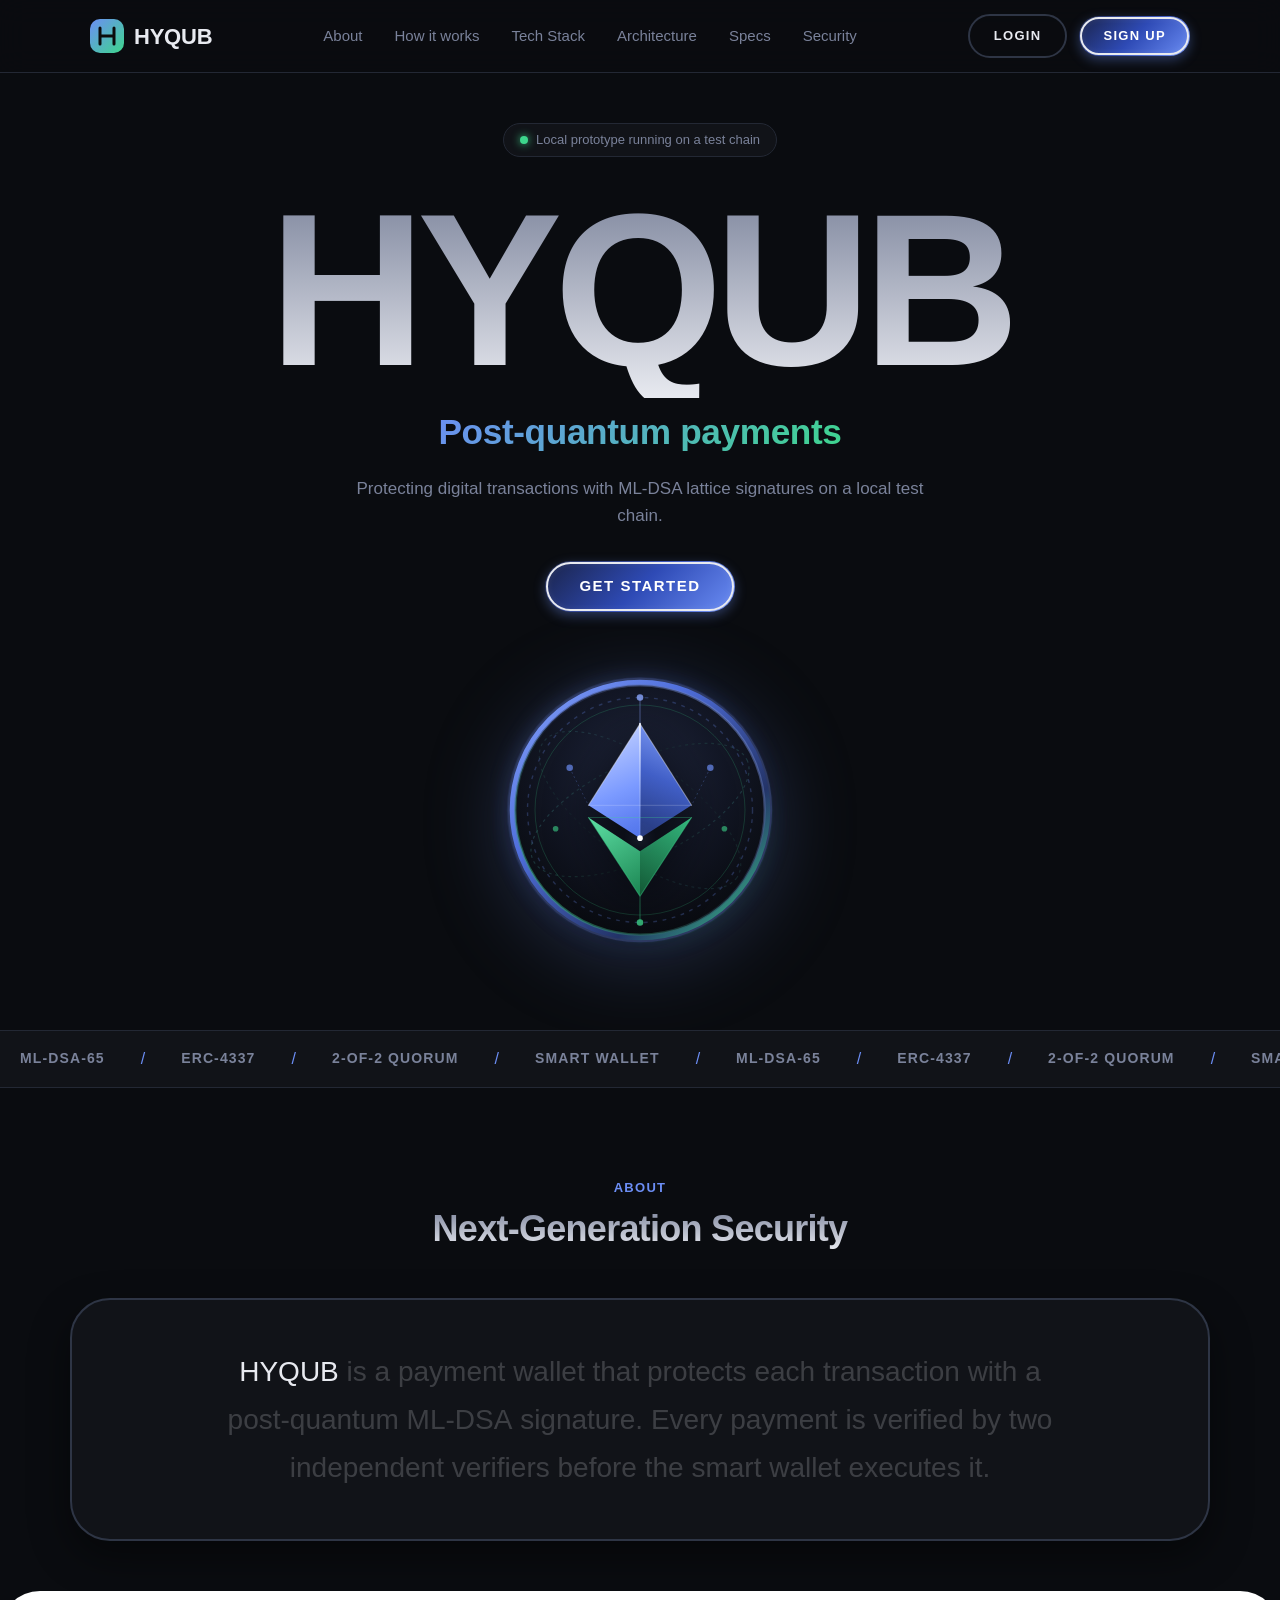
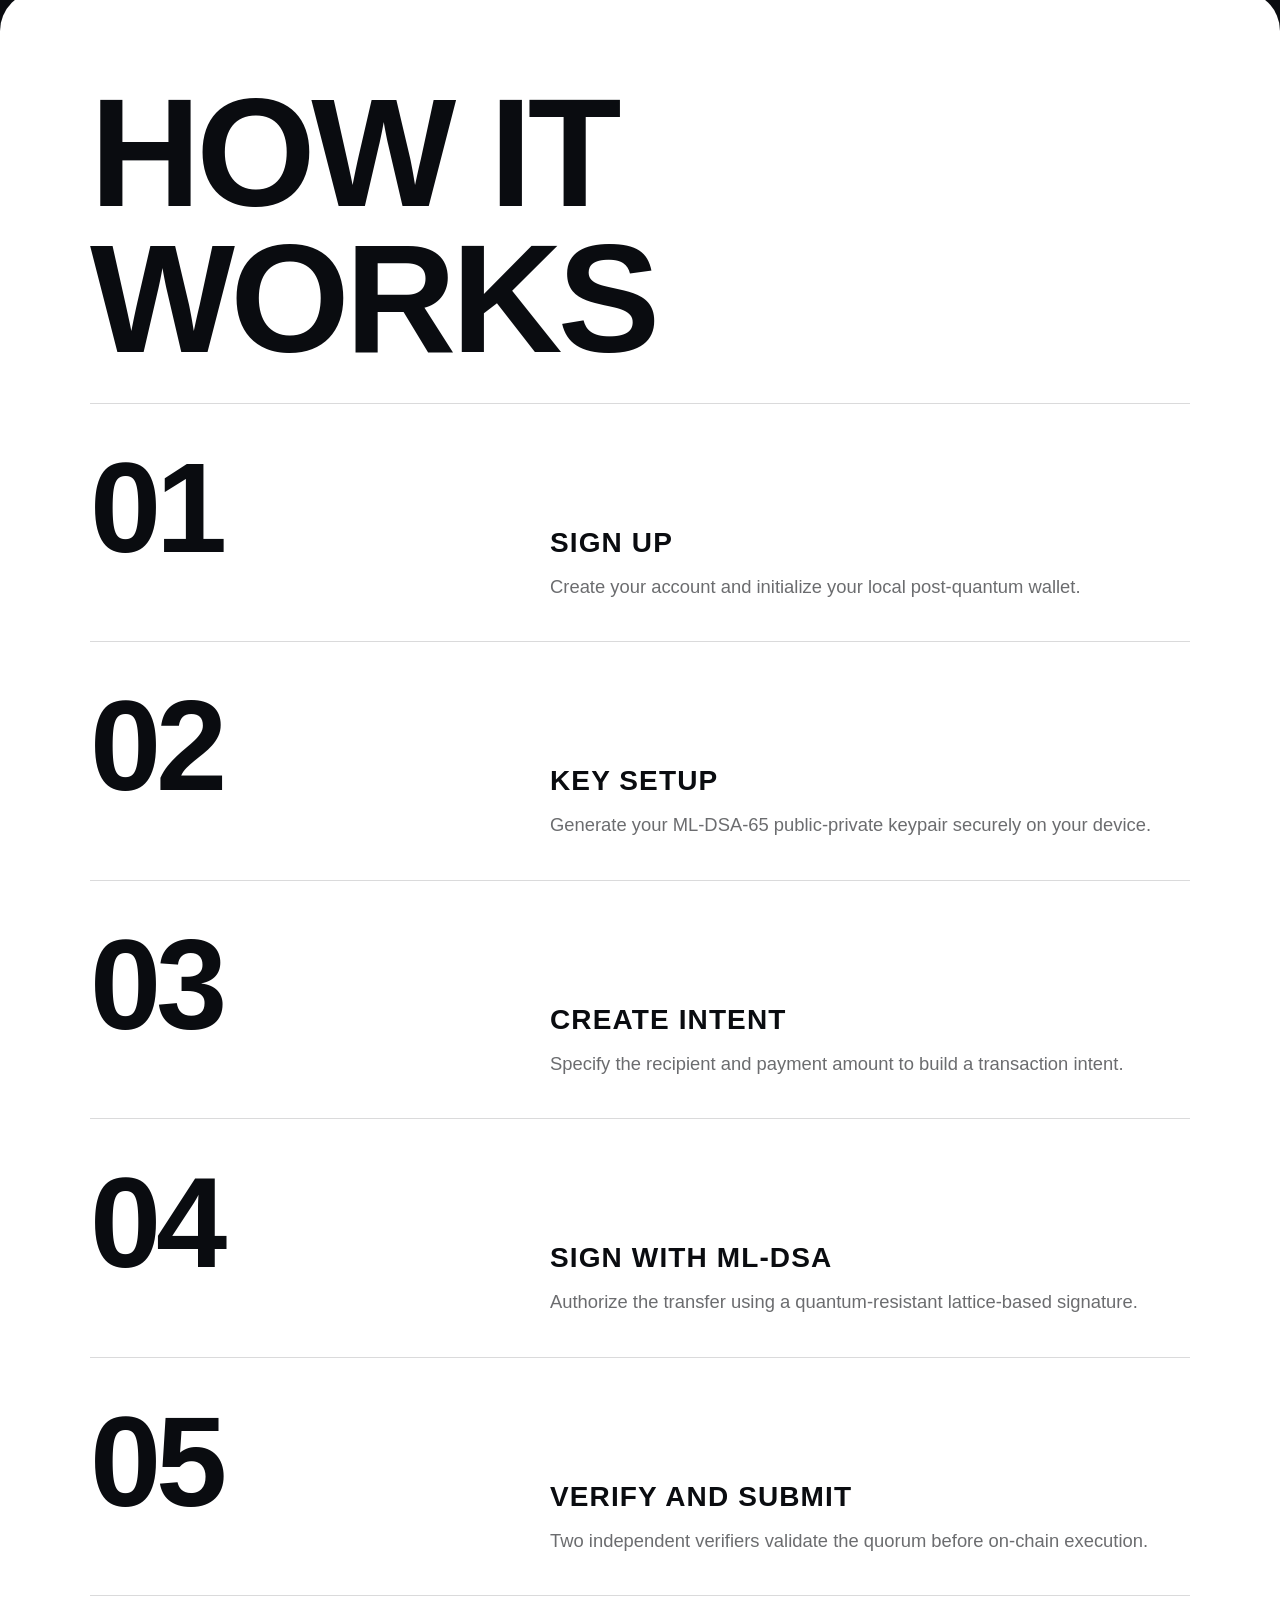
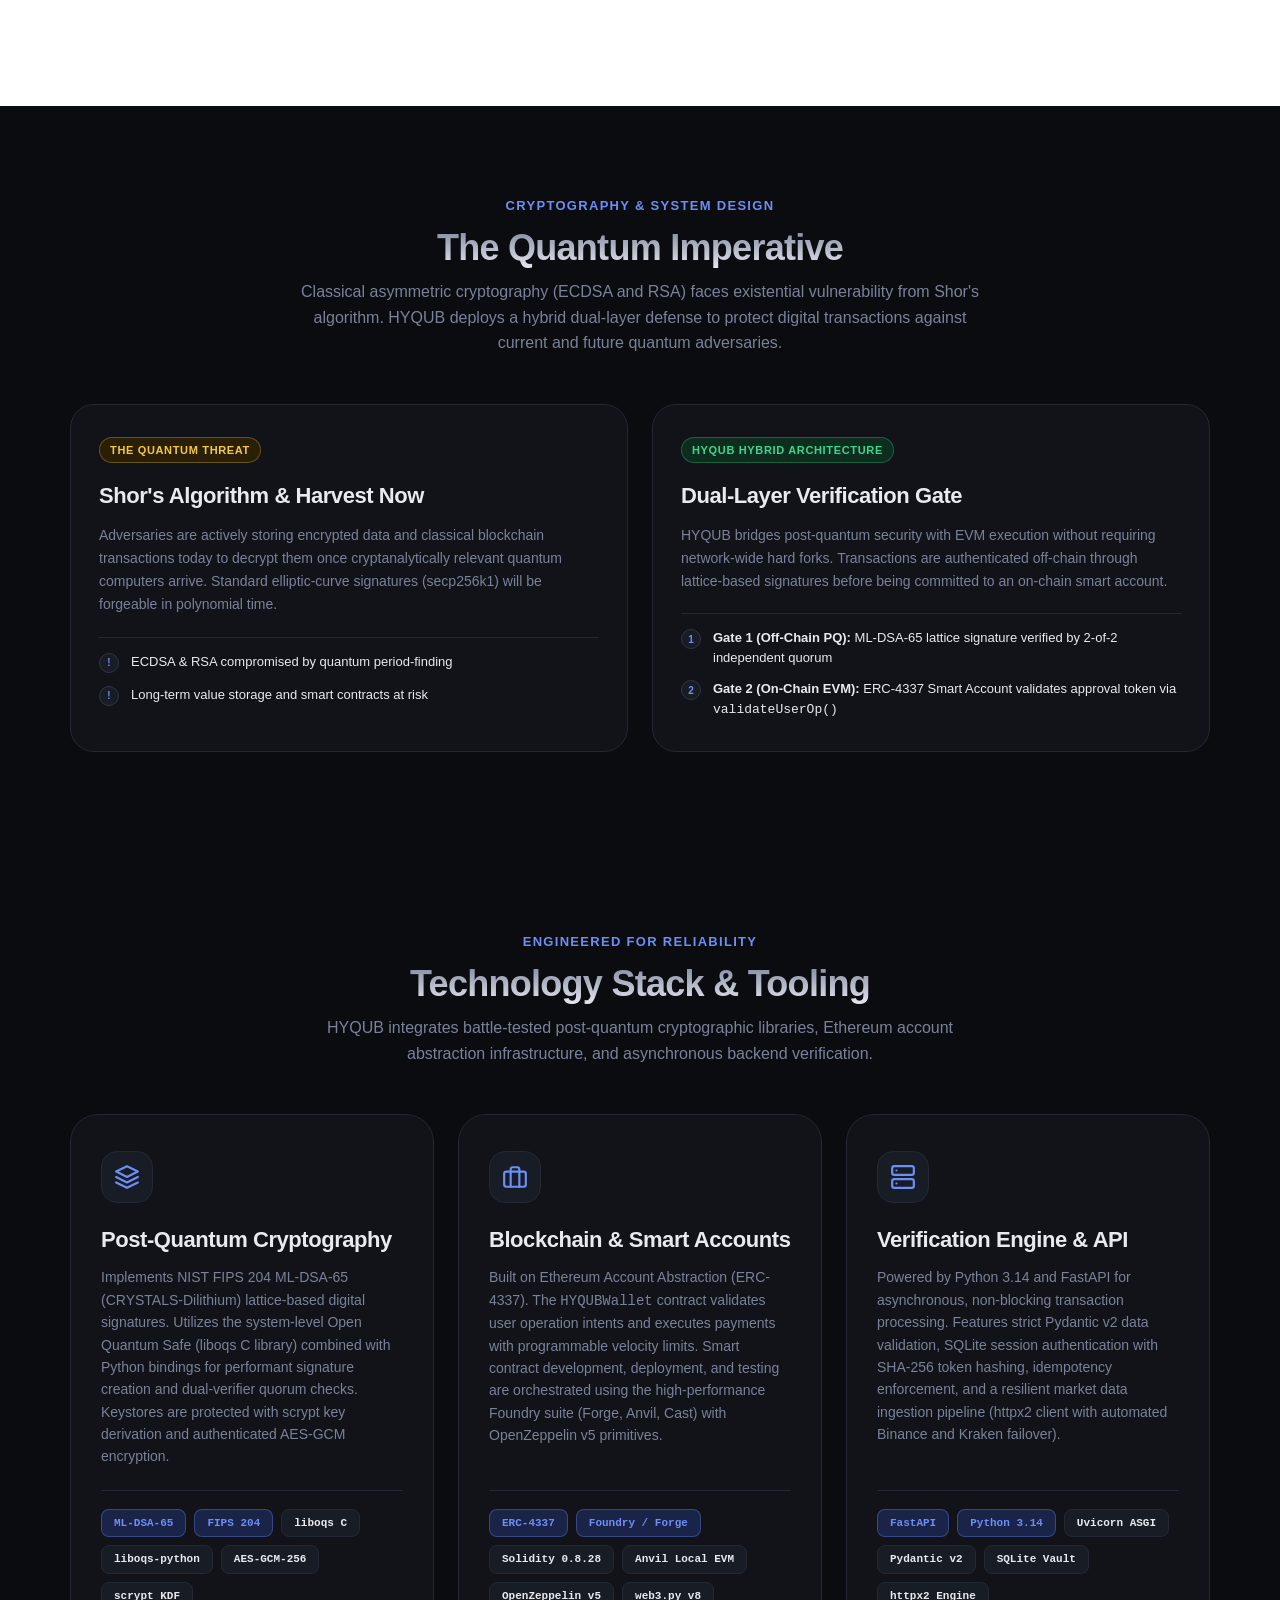
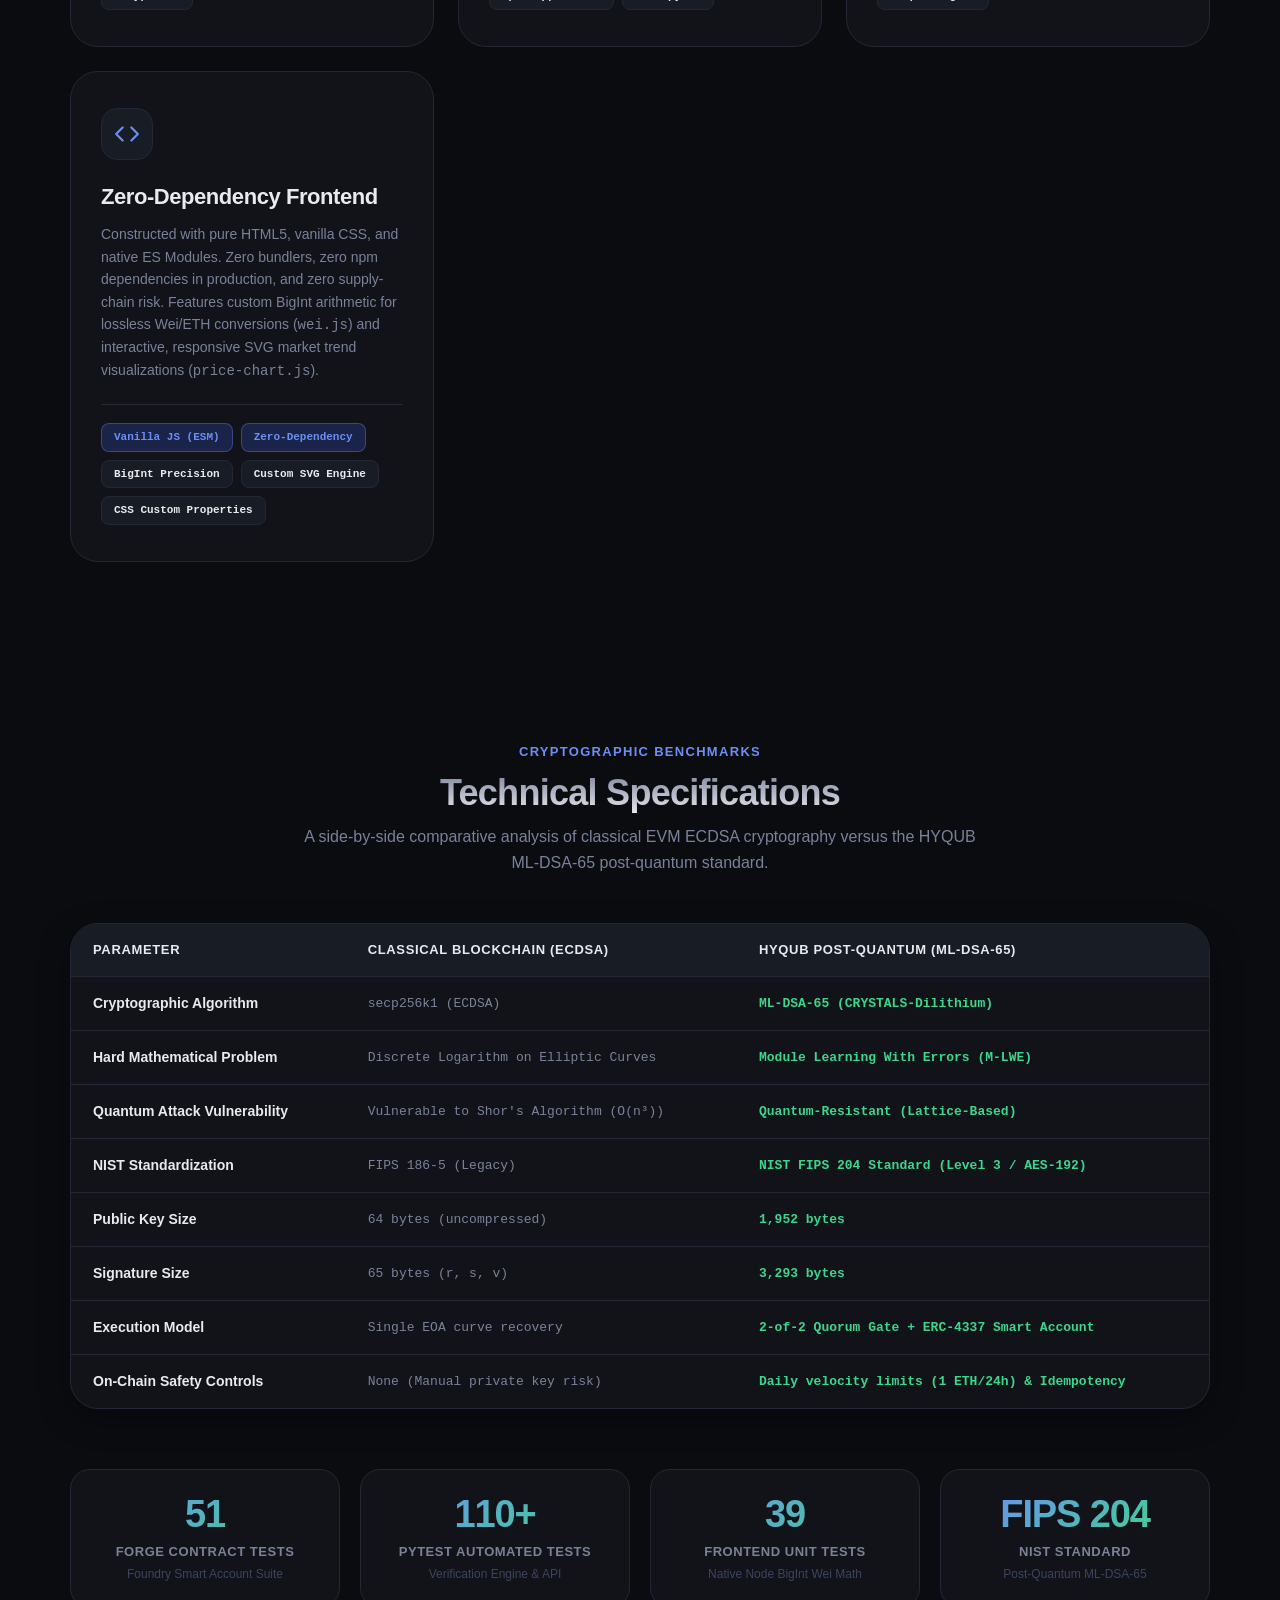
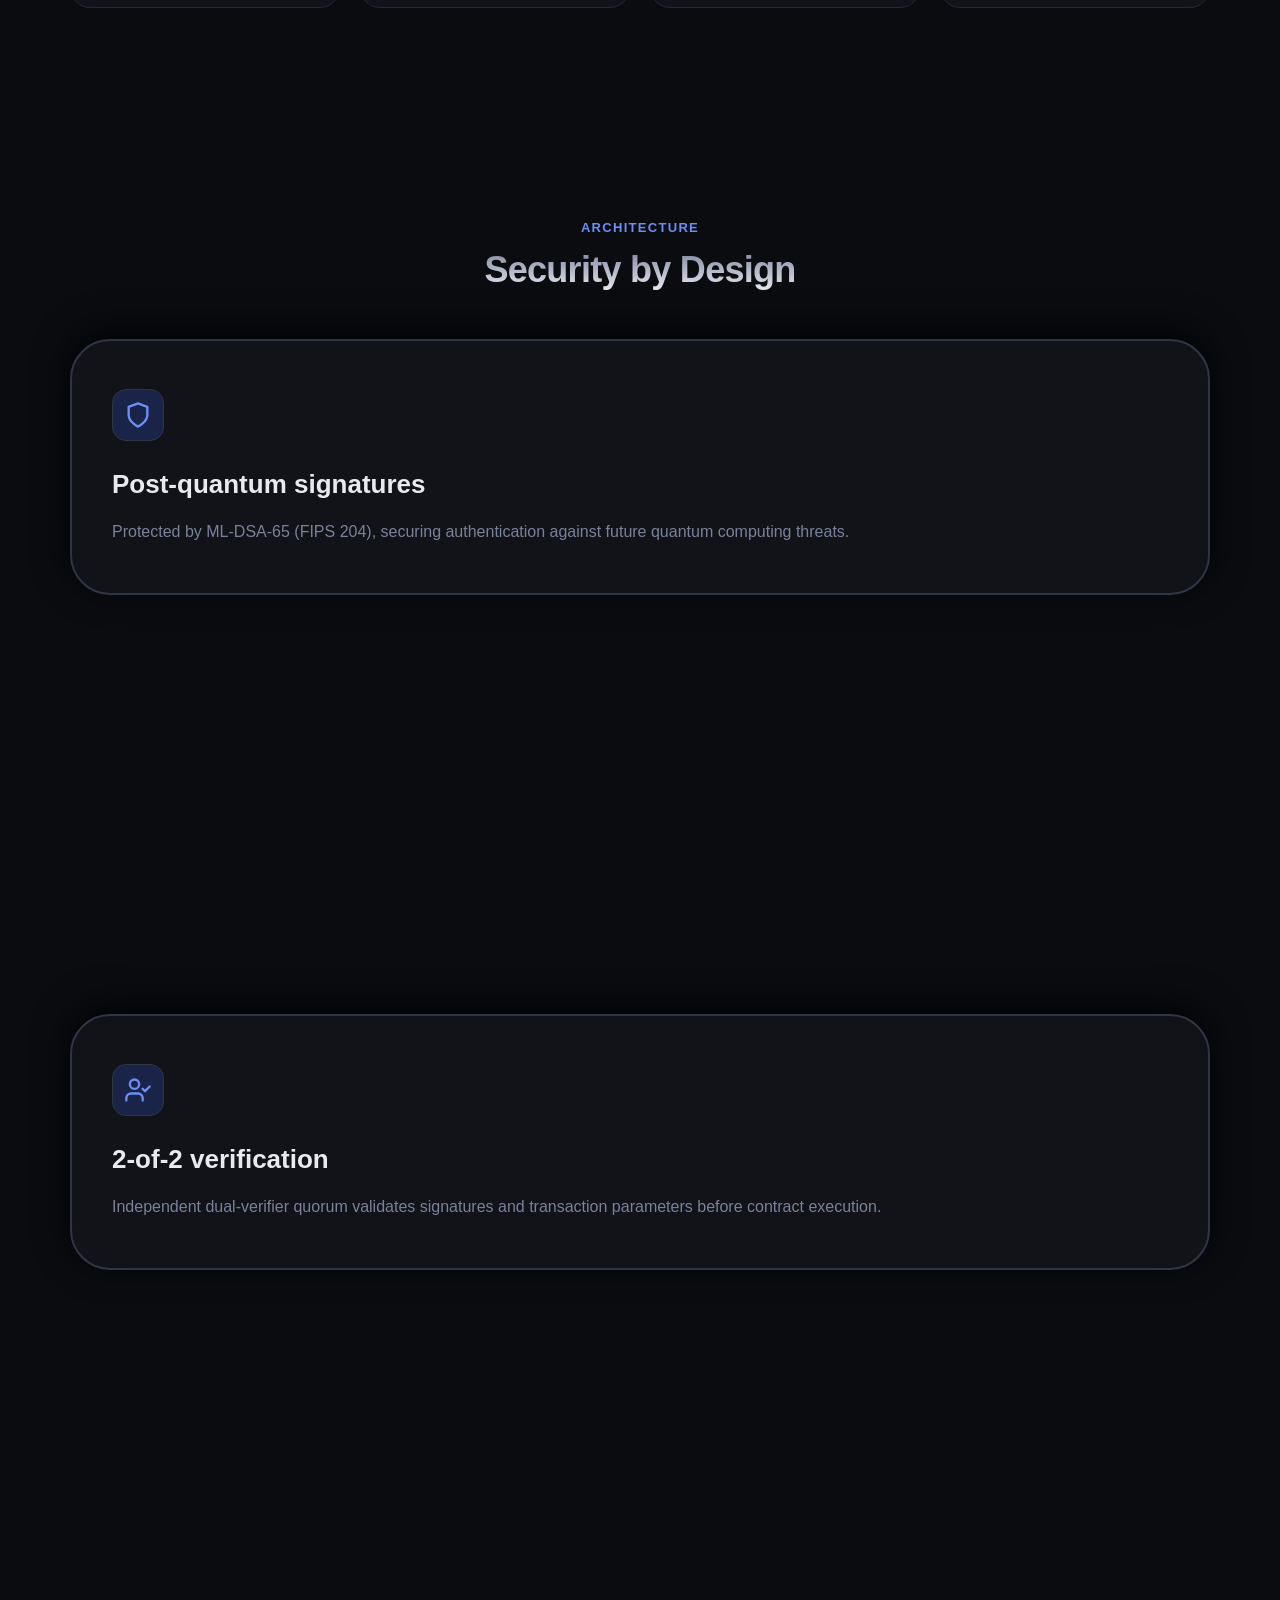
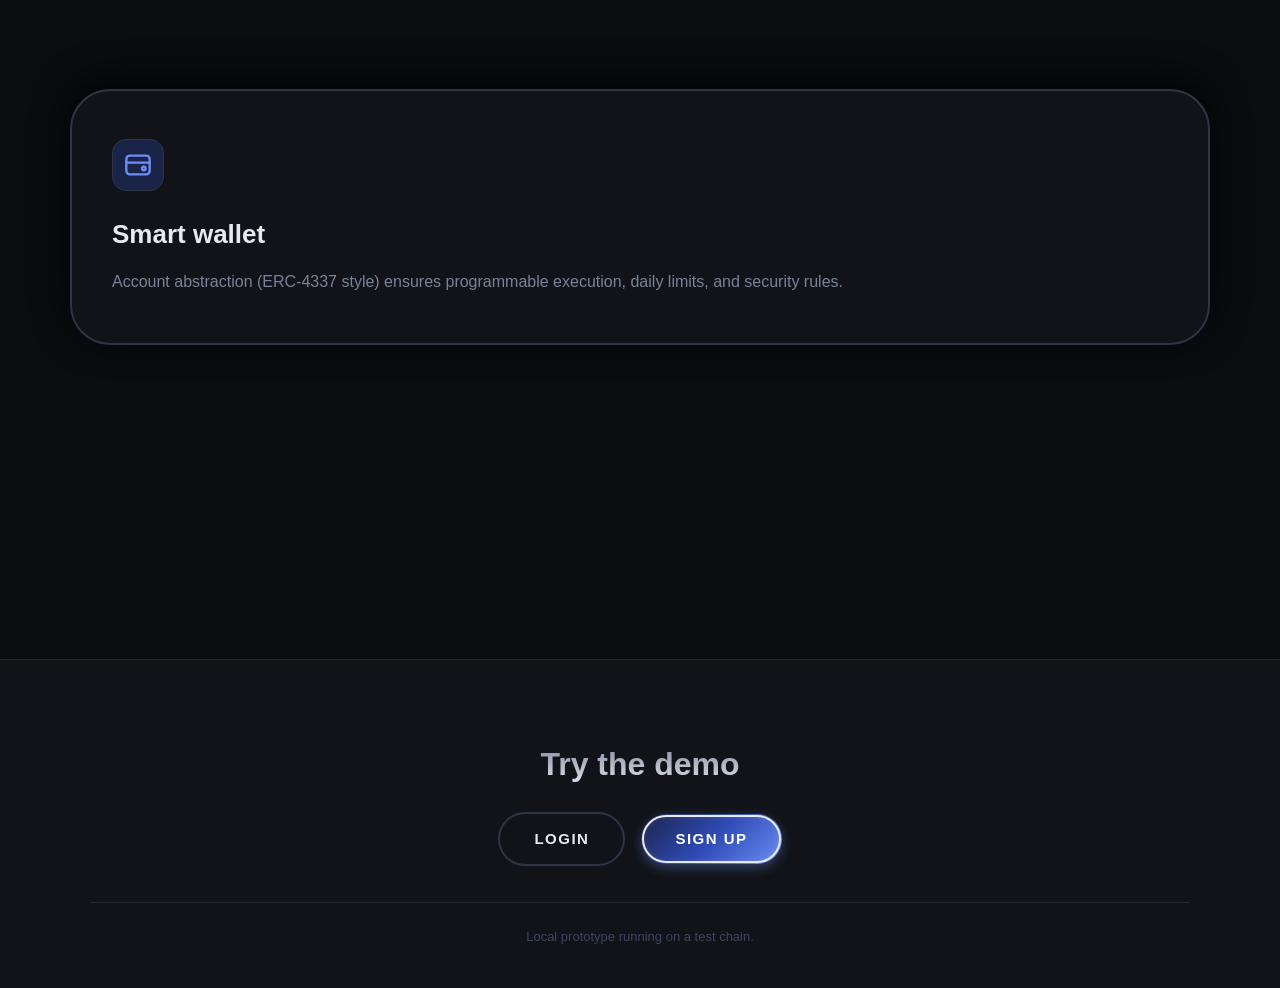
<file: frontend/landing.html>
<!DOCTYPE html>
<html lang="en">
<head>
  <meta charset="UTF-8">
  <meta name="viewport" content="width=device-width, initial-scale=1.0">
  <title>HYQUB — Post-Quantum Payment Wallet</title>
  <meta name="description" content="HYQUB is a payment wallet that protects each transaction with a post-quantum ML-DSA signature and 2-of-2 quorum verification.">
  <link rel="preconnect" href="https://fonts.googleapis.com">
  <link rel="preconnect" href="https://fonts.gstatic.com" crossorigin>
  <link href="https://fonts.googleapis.com/css2?family=Kanit:wght@300;400;500;600;700;800;900&display=swap" rel="stylesheet">
  <link rel="stylesheet" href="css/landing.css">
</head>
<body>

  <!-- Navigation Bar -->
  <header class="site-header">
    <div class="header-inner container">
      <a href="#" class="brand" aria-label="HYQUB Home">
        <svg class="brand-logo" width="34" height="34" viewBox="0 0 34 34" fill="none" aria-hidden="true">
          <rect width="34" height="34" rx="10" fill="url(#brand-grad)" />
          <path d="M10 9v16M24 9v16M10 17h14" stroke="#0C0C0C" stroke-width="3" stroke-linecap="round" />
          <defs>
            <linearGradient id="brand-grad" x1="0" y1="0" x2="34" y2="34" gradientUnits="userSpaceOnUse">
              <stop stop-color="#8B5CF6"/>
              <stop offset="1" stop-color="#F97316"/>
            </linearGradient>
          </defs>
        </svg>
        <span class="brand-name">HYQUB</span>
      </a>

      <nav class="nav-desktop" aria-label="Main Navigation">
        <ul class="nav-links">
          <li><a href="#about" class="nav-link">About</a></li>
          <li><a href="#how-it-works" class="nav-link">How it works</a></li>
          <li><a href="#tech-stack" class="nav-link">Tech Stack</a></li>
          <li><a href="#architecture" class="nav-link">Architecture</a></li>
          <li><a href="#specs" class="nav-link">Specs</a></li>
          <li><a href="#security" class="nav-link">Security</a></li>
        </ul>
      </nav>

      <div class="nav-actions">
        <a href="./index.html" class="btn btn-outline">Login</a>
        <a href="./index.html" class="btn btn-gradient">Sign up</a>
        <button id="mobile-toggle" class="btn-menu" type="button" aria-expanded="false" aria-controls="mobile-nav" aria-label="Toggle navigation menu">
          <svg width="22" height="22" viewBox="0 0 24 24" fill="none" stroke="currentColor" stroke-width="2" stroke-linecap="round" aria-hidden="true">
            <line x1="3" y1="6" x2="21" y2="6"/>
            <line x1="3" y1="12" x2="21" y2="12"/>
            <line x1="3" y1="18" x2="21" y2="18"/>
          </svg>
        </button>
      </div>
    </div>

    <!-- Mobile Nav Drawer -->
    <nav id="mobile-nav" class="mobile-nav" hidden aria-label="Mobile Navigation">
      <ul class="mobile-links">
        <li><a href="#about" class="mobile-link">About</a></li>
        <li><a href="#how-it-works" class="mobile-link">How it works</a></li>
        <li><a href="#tech-stack" class="mobile-link">Tech Stack</a></li>
        <li><a href="#architecture" class="mobile-link">Architecture</a></li>
        <li><a href="#specs" class="mobile-link">Specs</a></li>
        <li><a href="#security" class="mobile-link">Security</a></li>
      </ul>
      <div class="mobile-actions">
        <a href="./index.html" class="btn btn-outline btn-block">Login</a>
        <a href="./index.html" class="btn btn-gradient btn-block">Sign up</a>
      </div>
    </nav>
  </header>

  <main>
    <!-- 1. Hero Section -->
    <section class="hero container">
      <div class="hero-content">
        <div class="hero-pill-badge animate-on-scroll">
          <span class="hero-pill-dot" aria-hidden="true"></span>
          <span>Local prototype running on a test chain</span>
        </div>

        <div class="hero-title-wrap">
          <h1 class="hero-title animate-on-scroll">HYQUB</h1>
        </div>
        <p class="hero-tagline animate-on-scroll">Post-quantum payments</p>
        <p class="hero-subtext animate-on-scroll">
          Protecting digital transactions with ML-DSA lattice signatures on a local test chain.
        </p>

        <div class="hero-cta animate-on-scroll">
          <a href="./index.html" class="btn btn-gradient btn-lg">Get Started</a>
        </div>

        <!-- 5. Magnet Effect Container on Hero Ethereum Coin Art -->
        <div class="hero-art-wrapper animate-on-scroll" id="shield-magnet-area">
          <div class="hero-shield-magnet" id="shield-magnet">
            <svg class="hero-shield-svg hero-coin-svg" viewBox="0 0 320 320" fill="none" xmlns="http://www.w3.org/2000/svg" role="img" aria-label="Ethereum Post-Quantum Coin">
              <defs>
                <!-- Outer Glow Filter -->
                <filter id="coin-glow" x="-25%" y="-25%" width="150%" height="150%">
                  <feGaussianBlur stdDeviation="12" result="blur" />
                  <feComposite in="SourceGraphic" in2="blur" operator="over" />
                </filter>

                <!-- Coin Radial Gradient (Background Face) -->
                <radialGradient id="coin-face-grad" cx="50%" cy="35%" r="65%">
                  <stop offset="0%" stop-color="#1f263d" />
                  <stop offset="55%" stop-color="#121624" />
                  <stop offset="100%" stop-color="#090b10" />
                </radialGradient>

                <!-- Outer Rim Metallic Gradient -->
                <linearGradient id="coin-rim-grad" x1="0%" y1="0%" x2="100%" y2="100%">
                  <stop offset="0%" stop-color="#8ba8ff" />
                  <stop offset="35%" stop-color="#4f6edb" />
                  <stop offset="70%" stop-color="#243468" />
                  <stop offset="100%" stop-color="#3dd68c" />
                </linearGradient>

                <!-- Bevel Ring Gradient -->
                <linearGradient id="coin-bevel" x1="100%" y1="0%" x2="0%" y2="100%">
                  <stop offset="0%" stop-color="rgba(139, 168, 255, 0.6)" />
                  <stop offset="50%" stop-color="rgba(35, 42, 69, 0.4)" />
                  <stop offset="100%" stop-color="rgba(61, 214, 140, 0.6)" />
                </linearGradient>

                <!-- ETH Diamond Top Left Facet (Highlight) -->
                <linearGradient id="eth-top-left" x1="105" y1="68" x2="160" y2="190" gradientUnits="userSpaceOnUse">
                  <stop offset="0%" stop-color="#d0dbff" />
                  <stop offset="60%" stop-color="#7b9aff" />
                  <stop offset="100%" stop-color="#4e71ea" />
                </linearGradient>

                <!-- ETH Diamond Top Right Facet (Shaded) -->
                <linearGradient id="eth-top-right" x1="215" y1="68" x2="160" y2="190" gradientUnits="userSpaceOnUse">
                  <stop offset="0%" stop-color="#8ba8ff" />
                  <stop offset="50%" stop-color="#415fc7" />
                  <stop offset="100%" stop-color="#233575" />
                </linearGradient>

                <!-- ETH Diamond Top Center Ridge/Crease -->
                <linearGradient id="eth-top-center" x1="160" y1="68" x2="160" y2="190" gradientUnits="userSpaceOnUse">
                  <stop offset="0%" stop-color="#eef2ff" stop-opacity="0.9" />
                  <stop offset="100%" stop-color="#6c8ef5" stop-opacity="0.3" />
                </linearGradient>

                <!-- ETH Diamond Bottom Left Facet -->
                <linearGradient id="eth-bot-left" x1="105" y1="168" x2="160" y2="252" gradientUnits="userSpaceOnUse">
                  <stop offset="0%" stop-color="#5ee0a5" />
                  <stop offset="100%" stop-color="#1b8552" />
                </linearGradient>

                <!-- ETH Diamond Bottom Right Facet -->
                <linearGradient id="eth-bot-right" x1="215" y1="168" x2="160" y2="252" gradientUnits="userSpaceOnUse">
                  <stop offset="0%" stop-color="#34b87e" />
                  <stop offset="100%" stop-color="#125734" />
                </linearGradient>

                <!-- Quantum Orbit Glow -->
                <linearGradient id="quantum-ring" x1="0" y1="0" x2="320" y2="320" gradientUnits="userSpaceOnUse">
                  <stop offset="0%" stop-color="#6c8ef5" stop-opacity="0.8" />
                  <stop offset="50%" stop-color="#3dd68c" stop-opacity="0.1" />
                  <stop offset="100%" stop-color="#6c8ef5" stop-opacity="0.7" />
                </linearGradient>
              </defs>

              <!-- Ambient Outer Glow -->
              <circle cx="160" cy="160" r="142" fill="url(#coin-rim-grad)" opacity="0.2" filter="url(#coin-glow)" />

              <!-- Coin Medallion Base (Outer Rim) -->
              <circle cx="160" cy="160" r="140" fill="url(#coin-rim-grad)" stroke="#2e3a62" stroke-width="2" />
              <circle cx="160" cy="160" r="133" fill="url(#coin-face-grad)" stroke="url(#coin-bevel)" stroke-width="2.5" />

              <!-- Coin Inner Concentric Grooves / Cryptographic Circuit Ring -->
              <circle cx="160" cy="160" r="120" stroke="rgba(108, 142, 245, 0.25)" stroke-width="1.5" stroke-dasharray="4 6" />
              <circle cx="160" cy="160" r="112" stroke="rgba(61, 214, 140, 0.2)" stroke-width="1" />

              <!-- Quantum Lattice / Orbital Coordinate Nodes -->
              <g class="shield-pulse">
                <!-- Orbital elliptical rings -->
                <ellipse cx="160" cy="160" rx="126" ry="52" stroke="url(#quantum-ring)" stroke-width="1.2" stroke-dasharray="3 4" transform="rotate(-25 160 160)" opacity="0.6" />
                <ellipse cx="160" cy="160" rx="126" ry="52" stroke="url(#quantum-ring)" stroke-width="1.2" stroke-dasharray="3 4" transform="rotate(35 160 160)" opacity="0.4" />

                <!-- Lattice Nodes around the Coin -->
                <circle cx="85" cy="115" r="3.5" fill="#6c8ef5" opacity="0.7" />
                <circle cx="235" cy="115" r="3.5" fill="#6c8ef5" opacity="0.7" />
                <circle cx="70" cy="180" r="3" fill="#3dd68c" opacity="0.6" />
                <circle cx="250" cy="180" r="3" fill="#3dd68c" opacity="0.6" />
                <circle cx="160" cy="40" r="3.5" fill="#8ba8ff" opacity="0.8" />
                <circle cx="160" cy="280" r="3.5" fill="#3dd68c" opacity="0.8" />

                <!-- Connecting Quantum Filaments -->
                <line x1="85" y1="115" x2="105" y2="155" stroke="rgba(108, 142, 245, 0.3)" stroke-width="1" stroke-dasharray="2 3" />
                <line x1="235" y1="115" x2="215" y2="155" stroke="rgba(108, 142, 245, 0.3)" stroke-width="1" stroke-dasharray="2 3" />
                <line x1="160" y1="40" x2="160" y2="68" stroke="rgba(139, 168, 255, 0.4)" stroke-width="1.2" />
                <line x1="160" y1="280" x2="160" y2="252" stroke="rgba(61, 214, 140, 0.4)" stroke-width="1.2" />
              </g>

              <!-- THE ETHEREUM DIAMOND (OCTAHEDRON) -->
              <g class="eth-diamond" filter="drop-shadow(0 8px 24px rgba(0, 0, 0, 0.7))">
                <!-- Top Pyramid: Left Facet -->
                <path d="M160 68 L105 155 L160 190 Z" fill="url(#eth-top-left)" />

                <!-- Top Pyramid: Right Facet -->
                <path d="M160 68 L215 155 L160 190 Z" fill="url(#eth-top-right)" />

                <!-- Top Specular Center Ridge Highlight -->
                <path d="M160 68 L160 190" stroke="url(#eth-top-center)" stroke-width="2" stroke-linecap="round" />

                <!-- Bottom Pyramid: Left Facet -->
                <path d="M160 204 L105 168 L160 252 Z" fill="url(#eth-bot-left)" />

                <!-- Bottom Pyramid: Right Facet -->
                <path d="M160 204 L215 168 L160 252 Z" fill="url(#eth-bot-right)" />

                <!-- Center Gap Glow / Horizontal Crease -->
                <line x1="105" y1="155" x2="215" y2="155" stroke="rgba(255, 255, 255, 0.2)" stroke-width="1" />
                <line x1="105" y1="168" x2="215" y2="168" stroke="rgba(61, 214, 140, 0.3)" stroke-width="1" />

                <!-- Diamond Edge Specular Accents -->
                <path d="M160 68 L105 155 M160 68 L215 155" stroke="rgba(255, 255, 255, 0.4)" stroke-width="1.2" stroke-linecap="round" />
                <path d="M105 168 L160 252 M215 168 L160 252" stroke="rgba(61, 214, 140, 0.45)" stroke-width="1.2" stroke-linecap="round" />
              </g>

              <!-- Center Core Quantum Spark -->
              <circle cx="160" cy="190" r="3" fill="#ffffff" filter="drop-shadow(0 0 8px #8ba8ff)" />
            </svg>
          </div>
        </div>
      </div>
    </section>

    <!-- Ticker Section -->
    <section class="ticker-section" aria-label="Feature Ticker">
      <div class="ticker-track">
        <span class="ticker-item">ML-DSA-65</span>
        <span class="ticker-separator" aria-hidden="true">/</span>
        <span class="ticker-item">ERC-4337</span>
        <span class="ticker-separator" aria-hidden="true">/</span>
        <span class="ticker-item">2-of-2 Quorum</span>
        <span class="ticker-separator" aria-hidden="true">/</span>
        <span class="ticker-item">Smart Wallet</span>
        <span class="ticker-separator" aria-hidden="true">/</span>
        <span class="ticker-item">ML-DSA-65</span>
        <span class="ticker-separator" aria-hidden="true">/</span>
        <span class="ticker-item">ERC-4337</span>
        <span class="ticker-separator" aria-hidden="true">/</span>
        <span class="ticker-item">2-of-2 Quorum</span>
        <span class="ticker-separator" aria-hidden="true">/</span>
        <span class="ticker-item">Smart Wallet</span>
        <span class="ticker-separator" aria-hidden="true">/</span>
        <span class="ticker-item">ML-DSA-65</span>
        <span class="ticker-separator" aria-hidden="true">/</span>
        <span class="ticker-item">ERC-4337</span>
        <span class="ticker-separator" aria-hidden="true">/</span>
        <span class="ticker-item">2-of-2 Quorum</span>
        <span class="ticker-separator" aria-hidden="true">/</span>
        <span class="ticker-item">Smart Wallet</span>
        <span class="ticker-separator" aria-hidden="true">/</span>
        <span class="ticker-item">ML-DSA-65</span>
        <span class="ticker-separator" aria-hidden="true">/</span>
        <span class="ticker-item">ERC-4337</span>
        <span class="ticker-separator" aria-hidden="true">/</span>
        <span class="ticker-item">2-of-2 Quorum</span>
        <span class="ticker-separator" aria-hidden="true">/</span>
        <span class="ticker-item">Smart Wallet</span>
      </div>
    </section>

    <!-- 3. About Section with Progressive Word Scroll Reveal -->
    <section id="about" class="section container">
      <div class="section-header animate-on-scroll">
        <div class="section-label">About</div>
        <h2 class="section-title">Next-Generation Security</h2>
      </div>

      <div class="about-card animate-on-scroll">
        <p id="about-text" class="about-text">
          <span class="word">HYQUB</span>
          <span class="word">is</span>
          <span class="word">a</span>
          <span class="word">payment</span>
          <span class="word">wallet</span>
          <span class="word">that</span>
          <span class="word">protects</span>
          <span class="word">each</span>
          <span class="word">transaction</span>
          <span class="word">with</span>
          <span class="word">a</span>
          <span class="word">post-quantum</span>
          <span class="word">ML-DSA</span>
          <span class="word">signature.</span>
          <span class="word">Every</span>
          <span class="word">payment</span>
          <span class="word">is</span>
          <span class="word">verified</span>
          <span class="word">by</span>
          <span class="word">two</span>
          <span class="word">independent</span>
          <span class="word">verifiers</span>
          <span class="word">before</span>
          <span class="word">the</span>
          <span class="word">smart</span>
          <span class="word">wallet</span>
          <span class="word">executes</span>
          <span class="word">it.</span>
        </p>
      </div>
    </section>

    <!-- 6. How It Works: Big Numbers Section (Light Section) -->
    <section id="how-it-works" class="hiw-light-section">
      <div class="container">
        <div class="hiw-header animate-on-scroll">
          <h2 class="hiw-title">How it works</h2>
        </div>

        <div class="hiw-list">
          <article class="hiw-row animate-on-scroll">
            <div class="hiw-num">01</div>
            <div class="hiw-content">
              <h3 class="hiw-name">Sign up</h3>
              <p class="hiw-desc">Create your account and initialize your local post-quantum wallet.</p>
            </div>
          </article>

          <article class="hiw-row animate-on-scroll">
            <div class="hiw-num">02</div>
            <div class="hiw-content">
              <h3 class="hiw-name">Key setup</h3>
              <p class="hiw-desc">Generate your ML-DSA-65 public-private keypair securely on your device.</p>
            </div>
          </article>

          <article class="hiw-row animate-on-scroll">
            <div class="hiw-num">03</div>
            <div class="hiw-content">
              <h3 class="hiw-name">Create intent</h3>
              <p class="hiw-desc">Specify the recipient and payment amount to build a transaction intent.</p>
            </div>
          </article>

          <article class="hiw-row animate-on-scroll">
            <div class="hiw-num">04</div>
            <div class="hiw-content">
              <h3 class="hiw-name">Sign with ML-DSA</h3>
              <p class="hiw-desc">Authorize the transfer using a quantum-resistant lattice-based signature.</p>
            </div>
          </article>

          <article class="hiw-row animate-on-scroll">
            <div class="hiw-num">05</div>
            <div class="hiw-content">
              <h3 class="hiw-name">Verify and submit</h3>
              <p class="hiw-desc">Two independent verifiers validate the quorum before on-chain execution.</p>
            </div>
          </article>
        </div>
      </div>
    </section>

    <!-- Architecture & Quantum Threat Section -->
    <section id="architecture" class="section container">
      <div class="section-header animate-on-scroll">
        <div class="section-label">Cryptography & System Design</div>
        <h2 class="section-title">The Quantum Imperative</h2>
        <p class="section-subtitle">
          Classical asymmetric cryptography (ECDSA and RSA) faces existential vulnerability from Shor's algorithm. HYQUB deploys a hybrid dual-layer defense to protect digital transactions against current and future quantum adversaries.
        </p>
      </div>

      <div class="arch-grid">
        <article class="arch-card animate-on-scroll">
          <span class="arch-card-badge warn">The Quantum Threat</span>
          <h3 class="arch-card-title">Shor's Algorithm & Harvest Now</h3>
          <p class="arch-card-desc">
            Adversaries are actively storing encrypted data and classical blockchain transactions today to decrypt them once cryptanalytically relevant quantum computers arrive. Standard elliptic-curve signatures (secp256k1) will be forgeable in polynomial time.
          </p>
          <ul class="arch-steps-mini">
            <li class="arch-step-item">
              <span class="arch-step-dot">!</span>
              <span>ECDSA & RSA compromised by quantum period-finding</span>
            </li>
            <li class="arch-step-item">
              <span class="arch-step-dot">!</span>
              <span>Long-term value storage and smart contracts at risk</span>
            </li>
          </ul>
        </article>

        <article class="arch-card animate-on-scroll">
          <span class="arch-card-badge success">HYQUB Hybrid Architecture</span>
          <h3 class="arch-card-title">Dual-Layer Verification Gate</h3>
          <p class="arch-card-desc">
            HYQUB bridges post-quantum security with EVM execution without requiring network-wide hard forks. Transactions are authenticated off-chain through lattice-based signatures before being committed to an on-chain smart account.
          </p>
          <ul class="arch-steps-mini">
            <li class="arch-step-item">
              <span class="arch-step-dot">1</span>
              <span><b>Gate 1 (Off-Chain PQ):</b> ML-DSA-65 lattice signature verified by 2-of-2 independent quorum</span>
            </li>
            <li class="arch-step-item">
              <span class="arch-step-dot">2</span>
              <span><b>Gate 2 (On-Chain EVM):</b> ERC-4337 Smart Account validates approval token via <code>validateUserOp()</code></span>
            </li>
          </ul>
        </article>
      </div>
    </section>

    <!-- Comprehensive Tech Stack & Tools Section -->
    <section id="tech-stack" class="section container">
      <div class="section-header animate-on-scroll">
        <div class="section-label">Engineered for Reliability</div>
        <h2 class="section-title">Technology Stack & Tooling</h2>
        <p class="section-subtitle">
          HYQUB integrates battle-tested post-quantum cryptographic libraries, Ethereum account abstraction infrastructure, and asynchronous backend verification.
        </p>
      </div>

      <div class="tech-grid">
        <!-- 1. Post-Quantum Cryptography -->
        <article class="tech-card animate-on-scroll">
          <div class="tech-icon-wrap" aria-hidden="true">
            <svg width="26" height="26" viewBox="0 0 24 24" fill="none" stroke="currentColor" stroke-width="2" stroke-linecap="round" stroke-linejoin="round">
              <polygon points="12 2 2 7 12 12 22 7 12 2"/>
              <polyline points="2 17 12 22 22 17"/>
              <polyline points="2 12 12 17 22 12"/>
            </svg>
          </div>
          <h3 class="tech-card-title">Post-Quantum Cryptography</h3>
          <p class="tech-card-desc">
            Implements NIST FIPS 204 ML-DSA-65 (CRYSTALS-Dilithium) lattice-based digital signatures. Utilizes the system-level Open Quantum Safe (liboqs C library) combined with Python bindings for performant signature creation and dual-verifier quorum checks. Keystores are protected with scrypt key derivation and authenticated AES-GCM encryption.
          </p>
          <div class="tech-pills">
            <span class="tech-pill highlight">ML-DSA-65</span>
            <span class="tech-pill highlight">FIPS 204</span>
            <span class="tech-pill">liboqs C</span>
            <span class="tech-pill">liboqs-python</span>
            <span class="tech-pill">AES-GCM-256</span>
            <span class="tech-pill">scrypt KDF</span>
          </div>
        </article>

        <!-- 2. Smart Contracts & Blockchain -->
        <article class="tech-card animate-on-scroll">
          <div class="tech-icon-wrap" aria-hidden="true">
            <svg width="26" height="26" viewBox="0 0 24 24" fill="none" stroke="currentColor" stroke-width="2" stroke-linecap="round" stroke-linejoin="round">
              <rect x="2" y="7" width="20" height="14" rx="2" ry="2"/>
              <path d="M16 21V5a2 2 0 0 0-2-2h-4a2 2 0 0 0-2 2v16"/>
            </svg>
          </div>
          <h3 class="tech-card-title">Blockchain & Smart Accounts</h3>
          <p class="tech-card-desc">
            Built on Ethereum Account Abstraction (ERC-4337). The <code>HYQUBWallet</code> contract validates user operation intents and executes payments with programmable velocity limits. Smart contract development, deployment, and testing are orchestrated using the high-performance Foundry suite (Forge, Anvil, Cast) with OpenZeppelin v5 primitives.
          </p>
          <div class="tech-pills">
            <span class="tech-pill highlight">ERC-4337</span>
            <span class="tech-pill highlight">Foundry / Forge</span>
            <span class="tech-pill">Solidity 0.8.28</span>
            <span class="tech-pill">Anvil Local EVM</span>
            <span class="tech-pill">OpenZeppelin v5</span>
            <span class="tech-pill">web3.py v8</span>
          </div>
        </article>

        <!-- 3. Backend & Verification Engine -->
        <article class="tech-card animate-on-scroll">
          <div class="tech-icon-wrap" aria-hidden="true">
            <svg width="26" height="26" viewBox="0 0 24 24" fill="none" stroke="currentColor" stroke-width="2" stroke-linecap="round" stroke-linejoin="round">
              <rect x="2" y="2" width="20" height="8" rx="2" ry="2"/>
              <rect x="2" y="14" width="20" height="8" rx="2" ry="2"/>
              <line x1="6" y1="6" x2="6.01" y2="6"/>
              <line x1="6" y1="18" x2="6.01" y2="18"/>
            </svg>
          </div>
          <h3 class="tech-card-title">Verification Engine & API</h3>
          <p class="tech-card-desc">
            Powered by Python 3.14 and FastAPI for asynchronous, non-blocking transaction processing. Features strict Pydantic v2 data validation, SQLite session authentication with SHA-256 token hashing, idempotency enforcement, and a resilient market data ingestion pipeline (httpx2 client with automated Binance and Kraken failover).
          </p>
          <div class="tech-pills">
            <span class="tech-pill highlight">FastAPI</span>
            <span class="tech-pill highlight">Python 3.14</span>
            <span class="tech-pill">Uvicorn ASGI</span>
            <span class="tech-pill">Pydantic v2</span>
            <span class="tech-pill">SQLite Vault</span>
            <span class="tech-pill">httpx2 Engine</span>
          </div>
        </article>

        <!-- 4. Zero-Dependency Frontend -->
        <article class="tech-card animate-on-scroll">
          <div class="tech-icon-wrap" aria-hidden="true">
            <svg width="26" height="26" viewBox="0 0 24 24" fill="none" stroke="currentColor" stroke-width="2" stroke-linecap="round" stroke-linejoin="round">
              <polyline points="16 18 22 12 16 6"/>
              <polyline points="8 6 2 12 8 18"/>
            </svg>
          </div>
          <h3 class="tech-card-title">Zero-Dependency Frontend</h3>
          <p class="tech-card-desc">
            Constructed with pure HTML5, vanilla CSS, and native ES Modules. Zero bundlers, zero npm dependencies in production, and zero supply-chain risk. Features custom BigInt arithmetic for lossless Wei/ETH conversions (<code>wei.js</code>) and interactive, responsive SVG market trend visualizations (<code>price-chart.js</code>).
          </p>
          <div class="tech-pills">
            <span class="tech-pill highlight">Vanilla JS (ESM)</span>
            <span class="tech-pill highlight">Zero-Dependency</span>
            <span class="tech-pill">BigInt Precision</span>
            <span class="tech-pill">Custom SVG Engine</span>
            <span class="tech-pill">CSS Custom Properties</span>
          </div>
        </article>
      </div>
    </section>

    <!-- Technical Specifications & Comparison -->
    <section id="specs" class="section container">
      <div class="section-header animate-on-scroll">
        <div class="section-label">Cryptographic Benchmarks</div>
        <h2 class="section-title">Technical Specifications</h2>
        <p class="section-subtitle">
          A side-by-side comparative analysis of classical EVM ECDSA cryptography versus the HYQUB ML-DSA-65 post-quantum standard.
        </p>
      </div>

      <div class="specs-container animate-on-scroll">
        <div class="specs-table-scroll">
          <table class="specs-table" aria-label="Cryptographic Comparison Table">
            <thead>
              <tr>
                <th scope="col">Parameter</th>
                <th scope="col">Classical Blockchain (ECDSA)</th>
                <th scope="col">HYQUB Post-Quantum (ML-DSA-65)</th>
              </tr>
            </thead>
            <tbody>
              <tr>
                <td class="specs-param">Cryptographic Algorithm</td>
                <td class="specs-classical">secp256k1 (ECDSA)</td>
                <td class="specs-hyqub">ML-DSA-65 (CRYSTALS-Dilithium)</td>
              </tr>
              <tr>
                <td class="specs-param">Hard Mathematical Problem</td>
                <td class="specs-classical">Discrete Logarithm on Elliptic Curves</td>
                <td class="specs-hyqub">Module Learning With Errors (M-LWE)</td>
              </tr>
              <tr>
                <td class="specs-param">Quantum Attack Vulnerability</td>
                <td class="specs-classical">Vulnerable to Shor's Algorithm (O(n³))</td>
                <td class="specs-hyqub">Quantum-Resistant (Lattice-Based)</td>
              </tr>
              <tr>
                <td class="specs-param">NIST Standardization</td>
                <td class="specs-classical">FIPS 186-5 (Legacy)</td>
                <td class="specs-hyqub">NIST FIPS 204 Standard (Level 3 / AES-192)</td>
              </tr>
              <tr>
                <td class="specs-param">Public Key Size</td>
                <td class="specs-classical">64 bytes (uncompressed)</td>
                <td class="specs-hyqub">1,952 bytes</td>
              </tr>
              <tr>
                <td class="specs-param">Signature Size</td>
                <td class="specs-classical">65 bytes (r, s, v)</td>
                <td class="specs-hyqub">3,293 bytes</td>
              </tr>
              <tr>
                <td class="specs-param">Execution Model</td>
                <td class="specs-classical">Single EOA curve recovery</td>
                <td class="specs-hyqub">2-of-2 Quorum Gate + ERC-4337 Smart Account</td>
              </tr>
              <tr>
                <td class="specs-param">On-Chain Safety Controls</td>
                <td class="specs-classical">None (Manual private key risk)</td>
                <td class="specs-hyqub">Daily velocity limits (1 ETH/24h) & Idempotency</td>
              </tr>
            </tbody>
          </table>
        </div>
      </div>

      <!-- Test Metrics Ribbon -->
      <div class="metrics-section animate-on-scroll">
        <div class="metrics-grid">
          <div class="metric-card">
            <div class="metric-num">51</div>
            <div class="metric-label">Forge Contract Tests</div>
            <div class="metric-sub">Foundry Smart Account Suite</div>
          </div>
          <div class="metric-card">
            <div class="metric-num">110+</div>
            <div class="metric-label">Pytest Automated Tests</div>
            <div class="metric-sub">Verification Engine & API</div>
          </div>
          <div class="metric-card">
            <div class="metric-num">39</div>
            <div class="metric-label">Frontend Unit Tests</div>
            <div class="metric-sub">Native Node BigInt Wei Math</div>
          </div>
          <div class="metric-card">
            <div class="metric-num">FIPS 204</div>
            <div class="metric-label">NIST Standard</div>
            <div class="metric-sub">Post-Quantum ML-DSA-65</div>
          </div>
        </div>
      </div>
    </section>
    <section id="security" class="section security-section container">
      <div class="section-header animate-on-scroll">
        <div class="section-label">Architecture</div>
        <h2 class="section-title">Security by Design</h2>
      </div>

      <div class="security-stack-container">
        <div class="sec-card-wrapper" style="--stack-idx: 0;">
          <article class="sec-card sec-card-1">
            <div class="sec-icon-wrap" aria-hidden="true">
              <svg width="28" height="28" viewBox="0 0 24 24" fill="none" stroke="currentColor" stroke-width="2" stroke-linecap="round" stroke-linejoin="round">
                <path d="M12 22s8-4 8-10V5l-8-3-8 3v7c0 6 8 10 8 10z"/>
              </svg>
            </div>
            <h3 class="sec-title">Post-quantum signatures</h3>
            <p class="sec-desc">
              Protected by ML-DSA-65 (FIPS 204), securing authentication against future quantum computing threats.
            </p>
          </article>
        </div>

        <div class="sec-card-wrapper" style="--stack-idx: 1;">
          <article class="sec-card sec-card-2">
            <div class="sec-icon-wrap" aria-hidden="true">
              <svg width="28" height="28" viewBox="0 0 24 24" fill="none" stroke="currentColor" stroke-width="2" stroke-linecap="round" stroke-linejoin="round">
                <path d="M16 21v-2a4 4 0 0 0-4-4H6a4 4 0 0 0-4 4v2"/>
                <circle cx="9" cy="7" r="4"/>
                <polyline points="16 11 18 13 22 9"/>
              </svg>
            </div>
            <h3 class="sec-title">2-of-2 verification</h3>
            <p class="sec-desc">
              Independent dual-verifier quorum validates signatures and transaction parameters before contract execution.
            </p>
          </article>
        </div>

        <div class="sec-card-wrapper" style="--stack-idx: 2;">
          <article class="sec-card sec-card-3">
            <div class="sec-icon-wrap" aria-hidden="true">
              <svg width="28" height="28" viewBox="0 0 24 24" fill="none" stroke="currentColor" stroke-width="2" stroke-linecap="round" stroke-linejoin="round">
                <rect x="2" y="4" width="20" height="16" rx="3"/>
                <line x1="2" y1="10" x2="22" y2="10"/>
                <circle cx="17" cy="15" r="1.5"/>
              </svg>
            </div>
            <h3 class="sec-title">Smart wallet</h3>
            <p class="sec-desc">
              Account abstraction (ERC-4337 style) ensures programmable execution, daily limits, and security rules.
            </p>
          </article>
        </div>
      </div>
    </section>
  </main>

  <!-- Footer Section -->
  <footer class="site-footer">
    <div class="container">
      <div class="footer-demo-box">
        <h2 class="footer-demo-title">Try the demo</h2>
        <div class="footer-cta-row">
          <a href="./index.html" class="btn btn-outline btn-lg">Login</a>
          <a href="./index.html" class="btn btn-gradient btn-lg">Sign up</a>
        </div>
      </div>
      <p class="footer-disclaimer">Local prototype running on a test chain.</p>
    </div>
  </footer>

  <script src="js/landing.js"></script>
</body>
</html>
</file>
<file: frontend/css/landing.css>
/* ==========================================================================
   HYQUB Landing Page Styles
   Palette synchronized with the App (frontend/css/styles.css)
   ========================================================================== */

:root {
  /* Colors from styles.css */
  --bg: #0a0c10;
  --surface: #111318;
  --surface2: #181c24;
  --border: #232834;
  --border-hi: #2e3545;
  --text: #e8eaf0;
  --text-dim: #7a829a;
  --text-mute: #3d4460;
  --accent: #6c8ef5;
  --accent-lo: #1a2348;
  --green: #3dd68c;
  --green-lo: #0d2e1e;
  --red: #f56c6c;
  --red-lo: #2e0d0d;
  --amber: #f5c842;
  --amber-lo: #2a1f05;

  /* App Typography */
  --font-main: -apple-system, BlinkMacSystemFont, 'Segoe UI', Roboto, sans-serif;
  --mono: 'SF Mono', 'Fira Mono', 'Consolas', monospace;

  /* Gradients based on App palette */
  --grad-btn: linear-gradient(135deg, #1a2348 0%, #2e4ab5 50%, #6c8ef5 100%);
  --grad-hero-text: linear-gradient(180deg, var(--text-dim) 0%, var(--text) 100%);
  --grad-accent-text: linear-gradient(135deg, var(--accent) 0%, var(--green) 100%);

  /* Layout and Geometry tokens */
  --radius-pill: 999px;
  --radius-card: 40px;
  --max-w: 1140px;
  --transition: 0.25s ease;
}

*, *::before, *::after {
  box-sizing: border-box;
  margin: 0;
  padding: 0;
}

html {
  scroll-behavior: smooth;
  color-scheme: dark;
  background-color: var(--bg);
}

body {
  background-color: var(--bg);
  color: var(--text);
  font-family: var(--font-main);
  line-height: 1.5;
  overflow-x: hidden;
  -webkit-font-smoothing: antialiased;
}

.container {
  width: 100%;
  max-width: var(--max-w);
  margin: 0 auto;
  padding: 0 20px;
}

[hidden] {
  display: none !important;
}

a {
  color: inherit;
  text-decoration: none;
}

/* Focus styles */
a:focus-visible,
button:focus-visible {
  outline: 2px solid var(--accent);
  outline-offset: 3px;
}

/* ==========================================================================
   2. GRADIENT PILL BUTTONS & OUTLINE BUTTONS
   ========================================================================== */
.btn {
  display: inline-flex;
  align-items: center;
  justify-content: center;
  font-family: inherit;
  font-weight: 600;
  font-size: 13px;
  border-radius: var(--radius-pill);
  cursor: pointer;
  white-space: nowrap;
  letter-spacing: 0.1em;
  text-transform: uppercase;
  padding: 10px 24px;
  transition: transform 0.15s ease, filter 0.2s ease, background 0.2s ease, border-color 0.2s ease, box-shadow 0.2s ease;
}

.btn:active {
  transform: scale(0.97);
}

.btn-gradient {
  background: var(--grad-btn);
  color: #FFFFFF;
  box-shadow: 0 4px 12px rgba(108, 142, 245, 0.35), inset 0 0 10px rgba(255, 255, 255, 0.15);
  outline: 2px solid var(--text);
  outline-offset: -3px;
  border: none;
}

.btn-gradient:hover {
  filter: brightness(1.15);
  transform: translateY(-1px);
  color: #FFFFFF;
}

.btn-outline {
  background: transparent;
  color: var(--text);
  border: 2px solid var(--border-hi);
}

.btn-outline:hover {
  background: var(--surface2);
  border-color: var(--accent);
  color: var(--accent);
  transform: translateY(-1px);
}

.btn-lg {
  padding: 14px 34px;
  font-size: 15px;
}

.btn-block {
  width: 100%;
}

/* Header & Navbar */
.site-header {
  position: sticky;
  top: 0;
  z-index: 100;
  background: rgba(10, 12, 16, 0.9);
  backdrop-filter: blur(14px);
  -webkit-backdrop-filter: blur(14px);
  border-bottom: 1px solid var(--border);
}

.header-inner {
  display: flex;
  align-items: center;
  justify-content: space-between;
  height: 72px;
}

.brand {
  display: flex;
  align-items: center;
  gap: 10px;
  font-weight: 700;
  font-size: 22px;
  letter-spacing: -0.01em;
  color: var(--text);
}

.brand-logo {
  flex-shrink: 0;
}

.nav-desktop {
  display: none;
}

.nav-links {
  display: flex;
  list-style: none;
  gap: 32px;
}

.nav-link {
  font-size: 15px;
  color: var(--text-dim);
  font-weight: 500;
  transition: color var(--transition);
}

.nav-link:hover {
  color: var(--text);
}

.nav-actions {
  display: flex;
  align-items: center;
  gap: 12px;
}

.nav-actions .btn {
  display: none;
}

.btn-menu {
  background: transparent;
  border: 1px solid var(--border);
  color: var(--text);
  border-radius: 10px;
  width: 40px;
  height: 40px;
  display: grid;
  place-items: center;
  cursor: pointer;
}

.btn-menu:hover {
  background: var(--surface2);
}

.mobile-nav {
  padding: 18px 20px 24px;
  border-top: 1px solid var(--border);
  background: var(--surface);
}

.mobile-links {
  list-style: none;
  display: flex;
  flex-direction: column;
  gap: 14px;
  margin-bottom: 20px;
}

.mobile-link {
  font-size: 16px;
  color: var(--text-dim);
  font-weight: 500;
  display: block;
  padding: 6px 0;
}

.mobile-link:hover {
  color: var(--text);
}

.mobile-actions {
  display: flex;
  flex-direction: column;
  gap: 12px;
}

/* ==========================================================================
   1. HERO SECTION & HERO HEADING
   ========================================================================== */
.hero {
  padding: 50px 0 70px;
  text-align: center;
  overflow: clip;
}

.hero-content {
  display: flex;
  flex-direction: column;
  align-items: center;
  width: 100%;
}

.hero-pill-badge {
  display: inline-flex;
  align-items: center;
  gap: 8px;
  padding: 6px 16px;
  background: var(--surface);
  border: 1px solid var(--border);
  border-radius: var(--radius-pill);
  font-size: 13px;
  font-weight: 500;
  color: var(--text-dim);
  margin-bottom: 24px;
}

.hero-pill-dot {
  width: 8px;
  height: 8px;
  border-radius: 50%;
  background: var(--green);
  box-shadow: 0 0 8px var(--green);
}

.hero-title-wrap {
  width: 100%;
  overflow: hidden;
  display: flex;
  justify-content: center;
  margin-bottom: 8px;
}

.hero-title {
  font-size: clamp(4rem, 17vw, 18rem);
  font-weight: 900;
  text-transform: uppercase;
  line-height: 1;
  letter-spacing: -0.04em;
  background: var(--grad-hero-text);
  -webkit-background-clip: text;
  background-clip: text;
  -webkit-text-fill-color: transparent;
  color: transparent;
  user-select: none;
  margin: 0;
}

.hero-tagline {
  font-size: clamp(1.5rem, 4vw, 2.2rem);
  font-weight: 700;
  letter-spacing: -0.01em;
  background: var(--grad-accent-text);
  -webkit-background-clip: text;
  background-clip: text;
  -webkit-text-fill-color: transparent;
  color: transparent;
  margin-bottom: 16px;
}

.hero-subtext {
  font-size: 17px;
  color: var(--text-dim);
  max-width: 580px;
  margin-bottom: 32px;
  line-height: 1.6;
}

.hero-cta {
  margin-bottom: 48px;
}

/* ==========================================================================
   5. MAGNET EFFECT ON HERO SHIELD ART & APPLIED APP COLORS
   ========================================================================== */
.hero-art-wrapper {
  position: relative;
  width: 100%;
  max-width: 300px;
  margin: 0 auto;
  perspective: 1000px;
}

.hero-shield-magnet {
  width: 100%;
  transform: translate3d(0, 0, 0);
  will-change: transform;
}

/* Fallback without JS: CSS hover tilt & lift */
html:not(.js) .hero-shield-magnet:hover {
  transform: scale(1.05) rotateX(5deg) rotateY(-5deg);
  transition: transform 0.3s ease;
}

.hero-shield-svg {
  width: 100%;
  height: auto;
  display: block;
  filter: drop-shadow(0 14px 40px rgba(108, 142, 245, 0.25));
  animation: floatShield 4s ease-in-out infinite alternate;
}

/* Override inline SVG colors to match app palette */
#brand-grad stop:first-child { stop-color: var(--accent); }
#brand-grad stop:last-child { stop-color: var(--green); }

#shield-bg stop:first-child { stop-color: var(--accent-lo); }
#shield-bg stop:last-child { stop-color: var(--surface); }

#shield-border stop:first-child { stop-color: var(--accent); }
#shield-border stop:nth-child(2) { stop-color: var(--accent); }
#shield-border stop:last-child { stop-color: var(--green); }

#lattice-stroke stop:first-child { stop-color: var(--accent); }
#lattice-stroke stop:last-child { stop-color: var(--green); }

.hero-shield-svg circle[fill="#141416"] { fill: var(--surface2); }
.hero-shield-svg circle[fill="#8B5CF6"] { fill: var(--accent); }
.hero-shield-svg circle[fill="#A78BFA"] { fill: var(--accent); }
.hero-shield-svg circle[fill="#F97316"] { fill: var(--green); }
.hero-shield-svg circle[fill="#FB923C"] { fill: var(--green); }
.hero-shield-svg path[stroke="#8B5CF6"] { stroke: var(--accent); }

@keyframes floatShield {
  0% { transform: translateY(0); }
  100% { transform: translateY(-10px); }
}

.shield-pulse {
  animation: pulseGlow 2.5s ease-in-out infinite alternate;
  transform-origin: center;
}

@keyframes pulseGlow {
  0% { opacity: 0.35; }
  100% { opacity: 0.85; }
}

/* Ticker Section */
.ticker-section {
  border-top: 1px solid var(--border);
  border-bottom: 1px solid var(--border);
  background: var(--surface);
  overflow: hidden;
  padding: 16px 0;
  position: relative;
  z-index: 1;
}

.ticker-track {
  display: flex;
  width: max-content;
  animation: scrollTicker 24s linear infinite;
  user-select: none;
}

.ticker-section:hover .ticker-track {
  animation-play-state: paused;
}

.ticker-item {
  display: inline-flex;
  align-items: center;
  font-size: 14px;
  font-weight: 600;
  letter-spacing: 0.08em;
  color: var(--text-dim);
  text-transform: uppercase;
  padding: 0 20px;
}

.ticker-separator {
  color: var(--accent);
  margin: 0 16px;
  font-weight: 300;
}

@keyframes scrollTicker {
  0% { transform: translateX(0); }
  100% { transform: translateX(-50%); }
}

/* Section Common */
.section {
  padding: 90px 0;
}

.section-header {
  text-align: center;
  max-width: 680px;
  margin: 0 auto 48px;
}

.section-label {
  font-size: 13px;
  font-weight: 700;
  letter-spacing: 0.1em;
  text-transform: uppercase;
  color: var(--accent);
  margin-bottom: 10px;
}

.section-title {
  font-size: 36px;
  font-weight: 700;
  letter-spacing: -0.02em;
  background: var(--grad-hero-text);
  -webkit-background-clip: text;
  background-clip: text;
  -webkit-text-fill-color: transparent;
  color: transparent;
  line-height: 1.2;
}

/* ==========================================================================
   3. ABOUT SECTION & WORD SCROLL REVEAL
   ========================================================================== */
.about-card {
  background: var(--surface);
  border: 2px solid var(--border-hi);
  border-radius: var(--radius-card);
  padding: 48px 36px;
  text-align: center;
  box-shadow: 0 16px 40px rgba(0, 0, 0, 0.45);
}

.about-text {
  font-size: clamp(1.25rem, 2.8vw, 1.75rem);
  line-height: 1.7;
  color: var(--text);
  max-width: 860px;
  margin: 0 auto;
  font-weight: 400;
}

.about-text .word {
  display: inline-block;
  opacity: 1;
  transition: opacity 0.15s ease-out;
}

/* When JS is present and motion is normal, start at opacity 0.2 */
html.js:not(.reduced-motion) .about-text .word {
  opacity: 0.2;
}

/* ==========================================================================
   6. HOW IT WORKS: BIG NUMBERS SECTION (WHITE BACKGROUND)
   ========================================================================== */
.hiw-light-section {
  background: #FFFFFF;
  color: #0a0c10;
  border-radius: 40px 40px 0 0;
  margin-top: -40px;
  position: relative;
  z-index: 5;
  padding: 90px 0 110px;
}

.hiw-light-section a {
  color: #0a0c10;
}

.hiw-light-section a:focus-visible,
.hiw-light-section button:focus-visible {
  outline: 2px solid #0a0c10;
  outline-offset: 3px;
}

.hiw-header {
  margin-bottom: 30px;
}

.hiw-title {
  color: #0a0c10;
  font-size: clamp(3rem, 12vw, 160px);
  font-weight: 900;
  text-transform: uppercase;
  line-height: 0.95;
  letter-spacing: -0.03em;
  background: none;
  -webkit-background-clip: initial;
  background-clip: initial;
  -webkit-text-fill-color: initial;
  margin: 0;
}

.hiw-list {
  display: flex;
  flex-direction: column;
}

.hiw-row {
  display: flex;
  align-items: baseline;
  justify-content: space-between;
  gap: 40px;
  border-bottom: 1px solid rgba(10, 12, 16, 0.15);
  padding: 2.5rem 0;
}

.hiw-row:first-child {
  border-top: 1px solid rgba(10, 12, 16, 0.15);
}

.hiw-num {
  font-size: clamp(3rem, 10vw, 140px);
  font-weight: 900;
  line-height: 1;
  color: #0a0c10;
  letter-spacing: -0.04em;
  flex-shrink: 0;
}

.hiw-content {
  max-width: 40rem;
  width: 100%;
}

.hiw-name {
  font-size: clamp(1.25rem, 2.5vw, 1.75rem);
  font-weight: 600;
  text-transform: uppercase;
  letter-spacing: 0.04em;
  color: #0a0c10;
  margin-bottom: 8px;
}

.hiw-desc {
  font-size: clamp(1rem, 1.8vw, 1.15rem);
  font-weight: 400;
  color: #0a0c10;
  opacity: 0.6;
  line-height: 1.6;
  max-width: 40rem;
}

@media (max-width: 640px) {
  .hiw-row {
    flex-direction: column;
    gap: 16px;
    padding: 2rem 0;
  }
}

/* ==========================================================================
   4. SECURITY STACKING CARDS
   ========================================================================== */
.security-section {
  position: relative;
  z-index: 6;
  padding: 100px 0 120px;
}

.security-stack-container {
  display: flex;
  flex-direction: column;
  position: relative;
  margin-top: 20px;
}

.sec-card-wrapper {
  height: 75vh;
  position: relative;
}

.sec-card-wrapper:last-child {
  height: auto;
  min-height: 50vh;
}

.sec-card {
  position: sticky;
  top: calc(96px + var(--stack-idx) * 24px);
  background: var(--surface);
  border: 2px solid var(--border-hi);
  border-radius: var(--radius-card);
  padding: 48px 40px;
  box-shadow: 0 -8px 36px rgba(0, 0, 0, 0.85);
  transform-origin: top center;
  transition: transform 0.25s ease-out;
  z-index: calc(10 + var(--stack-idx));
}

.sec-card-1 {
  transform: scale(0.94);
}

.sec-card-2 {
  transform: scale(0.97);
}

.sec-card-3 {
  transform: scale(1);
}

.sec-icon-wrap {
  width: 52px;
  height: 52px;
  border-radius: 14px;
  background: var(--accent-lo);
  border: 1px solid var(--border-hi);
  display: grid;
  place-items: center;
  color: var(--accent);
  margin-bottom: 24px;
}

.sec-card:nth-child(2) .sec-icon-wrap {
  background: var(--green-lo);
  border-color: var(--green-lo);
  color: var(--green);
}

.sec-card:nth-child(3) .sec-icon-wrap {
  background: var(--amber-lo);
  border-color: var(--amber-lo);
  color: var(--amber);
}

.sec-title {
  font-size: 26px;
  font-weight: 700;
  margin-bottom: 14px;
  color: var(--text);
}

.sec-desc {
  font-size: 16px;
  color: var(--text-dim);
  line-height: 1.7;
}

@media (max-width: 768px) {
  .sec-card {
    top: calc(72px + var(--stack-idx) * 16px);
    padding: 32px 24px;
    border-radius: 28px;
  }
}

/* Footer Section */
.site-footer {
  border-top: 1px solid var(--border);
  background: var(--surface);
  padding: 80px 0 44px;
  text-align: center;
  position: relative;
  z-index: 7;
}

.footer-demo-box {
  max-width: 540px;
  margin: 0 auto 36px;
}

.footer-demo-title {
  font-size: 32px;
  font-weight: 700;
  margin-bottom: 24px;
  background: var(--grad-hero-text);
  -webkit-background-clip: text;
  background-clip: text;
  -webkit-text-fill-color: transparent;
  color: transparent;
}

.footer-cta-row {
  display: flex;
  justify-content: center;
  align-items: center;
  gap: 16px;
  flex-wrap: wrap;
}

.footer-disclaimer {
  font-size: 13px;
  color: var(--text-mute);
  border-top: 1px solid var(--border);
  padding-top: 24px;
}

/* Fade-in Scroll Animations */
.animate-on-scroll {
  opacity: 1;
  transform: none;
}

.js .animate-on-scroll {
  opacity: 0;
  transform: translateY(22px);
  transition: opacity 0.6s ease, transform 0.6s ease;
}

.js .animate-on-scroll.visible {
  opacity: 1;
  transform: translateY(0);
}

/* ==========================================================================
   NEW CONTENT SECTIONS: ARCHITECTURE, TECH STACK, SPECS & METRICS
   ========================================================================== */

.section-subtitle {
  font-size: 16px;
  color: var(--text-dim);
  max-width: 680px;
  margin-top: 10px;
  line-height: 1.6;
}

/* Architecture & Quantum Threat Grid */
.arch-grid {
  display: grid;
  grid-template-columns: repeat(auto-fit, minmax(320px, 1fr));
  gap: 24px;
  margin-top: 36px;
}

.arch-card {
  background: var(--surface);
  border: 1px solid var(--border);
  border-radius: 24px;
  padding: 32px 28px;
  transition: transform 0.25s ease, border-color 0.25s ease, box-shadow 0.25s ease;
  position: relative;
  overflow: hidden;
}

.arch-card:hover {
  transform: translateY(-4px);
  border-color: var(--accent);
  box-shadow: 0 12px 30px rgba(0, 0, 0, 0.4);
}

.arch-card-badge {
  display: inline-flex;
  align-items: center;
  gap: 6px;
  font-size: 11px;
  font-weight: 700;
  letter-spacing: 0.06em;
  text-transform: uppercase;
  padding: 4px 10px;
  border-radius: var(--radius-pill);
  background: var(--accent-lo);
  color: var(--accent);
  border: 1px solid rgba(108, 142, 245, 0.3);
  margin-bottom: 16px;
}

.arch-card-badge.warn {
  background: var(--amber-lo);
  color: var(--amber);
  border-color: rgba(245, 200, 66, 0.3);
}

.arch-card-badge.success {
  background: var(--green-lo);
  color: var(--green);
  border-color: rgba(61, 214, 140, 0.3);
}

.arch-card-title {
  font-size: 22px;
  font-weight: 700;
  margin-bottom: 12px;
  color: var(--text);
  letter-spacing: -0.02em;
}

.arch-card-desc {
  font-size: 14px;
  color: var(--text-dim);
  line-height: 1.65;
  margin-bottom: 20px;
}

.arch-steps-mini {
  list-style: none;
  display: flex;
  flex-direction: column;
  gap: 12px;
  padding-top: 14px;
  border-top: 1px solid var(--border);
}

.arch-step-item {
  display: flex;
  align-items: flex-start;
  gap: 12px;
  font-size: 13px;
  color: var(--text);
}

.arch-step-dot {
  width: 20px;
  height: 20px;
  border-radius: 50%;
  background: var(--surface2);
  border: 1px solid var(--border-hi);
  display: grid;
  place-items: center;
  font-size: 10px;
  font-weight: 700;
  color: var(--accent);
  flex-shrink: 0;
  margin-top: 1px;
}

/* Tech Stack Showcase Grid */
.tech-grid {
  display: grid;
  grid-template-columns: repeat(auto-fit, minmax(320px, 1fr));
  gap: 24px;
  margin-top: 40px;
}

.tech-card {
  background: var(--surface);
  border: 1px solid var(--border);
  border-radius: 28px;
  padding: 36px 30px;
  transition: transform 0.25s ease, border-color 0.25s ease, box-shadow 0.25s ease;
  display: flex;
  flex-direction: column;
}

.tech-card:hover {
  transform: translateY(-5px);
  border-color: var(--border-hi);
  box-shadow: 0 16px 40px rgba(0, 0, 0, 0.5);
}

.tech-icon-wrap {
  width: 52px;
  height: 52px;
  border-radius: 16px;
  background: var(--surface2);
  border: 1px solid var(--border);
  display: grid;
  place-items: center;
  color: var(--accent);
  margin-bottom: 20px;
  transition: background 0.2s, color 0.2s;
}

.tech-card:hover .tech-icon-wrap {
  background: var(--accent-lo);
  border-color: rgba(108, 142, 245, 0.4);
}

.tech-card-title {
  font-size: 22px;
  font-weight: 700;
  color: var(--text);
  margin-bottom: 10px;
  letter-spacing: -0.02em;
}

.tech-card-desc {
  font-size: 14px;
  color: var(--text-dim);
  line-height: 1.6;
  margin-bottom: 22px;
}

.tech-pills {
  display: flex;
  flex-wrap: wrap;
  gap: 8px;
  margin-top: auto;
  padding-top: 18px;
  border-top: 1px solid var(--border);
}

.tech-pill {
  font-size: 11px;
  font-weight: 600;
  padding: 5px 12px;
  border-radius: 8px;
  background: var(--surface2);
  border: 1px solid var(--border);
  color: var(--text);
  font-family: var(--mono);
}

.tech-pill.highlight {
  background: var(--accent-lo);
  border-color: rgba(108, 142, 245, 0.35);
  color: var(--accent);
}

/* Specifications Table */
.specs-container {
  margin-top: 40px;
  background: var(--surface);
  border: 1px solid var(--border);
  border-radius: 28px;
  overflow: hidden;
  box-shadow: 0 10px 30px rgba(0, 0, 0, 0.35);
}

.specs-table-scroll {
  width: 100%;
  overflow-x: auto;
  -webkit-overflow-scrolling: touch;
}

.specs-table {
  width: 100%;
  border-collapse: collapse;
  text-align: left;
  font-size: 14px;
}

.specs-table th,
.specs-table td {
  padding: 16px 22px;
  border-bottom: 1px solid var(--border);
}

.specs-table th {
  background: var(--surface2);
  font-weight: 700;
  color: var(--text);
  font-size: 13px;
  text-transform: uppercase;
  letter-spacing: 0.05em;
}

.specs-table tr:last-child td {
  border-bottom: 0;
}

.specs-table tr:hover td {
  background: rgba(255, 255, 255, 0.02);
}

.specs-param {
  font-weight: 600;
  color: var(--text);
}

.specs-classical {
  color: var(--text-dim);
  font-family: var(--mono);
  font-size: 13px;
}

.specs-hyqub {
  color: var(--green);
  font-weight: 600;
  font-family: var(--mono);
  font-size: 13px;
}

/* Metrics Ribbon */
.metrics-section {
  padding: 60px 0 20px;
}

.metrics-grid {
  display: grid;
  grid-template-columns: repeat(auto-fit, minmax(220px, 1fr));
  gap: 20px;
}

.metric-card {
  background: var(--surface);
  border: 1px solid var(--border);
  border-radius: 20px;
  padding: 24px;
  text-align: center;
  transition: transform 0.2s ease, border-color 0.2s ease;
}

.metric-card:hover {
  transform: translateY(-3px);
  border-color: var(--accent);
}

.metric-num {
  font-size: 38px;
  font-weight: 900;
  line-height: 1.1;
  letter-spacing: -0.03em;
  margin-bottom: 6px;
  background: var(--grad-accent-text);
  -webkit-background-clip: text;
  background-clip: text;
  -webkit-text-fill-color: transparent;
}

.metric-label {
  font-size: 13px;
  font-weight: 600;
  color: var(--text-dim);
  text-transform: uppercase;
  letter-spacing: 0.04em;
}

.metric-sub {
  font-size: 12px;
  color: var(--text-mute);
  margin-top: 4px;
}

/* Responsive Media Queries */
@media (min-width: 768px) {
  .nav-desktop {
    display: block;
  }

  .nav-actions .btn {
    display: inline-flex;
  }

  .btn-menu {
    display: none;
  }
}

/* Accessibility: Prefers reduced motion */
@media (prefers-reduced-motion: reduce) {
  *, *::before, *::after {
    animation-duration: 0.01ms !important;
    animation-iteration-count: 1 !important;
    transition-duration: 0.01ms !important;
    scroll-behavior: auto !important;
  }

  .hero-shield-svg,
  .shield-pulse,
  .ticker-track {
    animation: none !important;
  }

  .js .animate-on-scroll {
    opacity: 1 !important;
    transform: none !important;
  }

  /* Stacking cards normal vertical list */
  .sec-card-wrapper {
    height: auto !important;
    margin-bottom: 24px;
  }

  .sec-card {
    position: static !important;
    transform: none !important;
    top: auto !important;
  }

  .hero-shield-magnet {
    transform: none !important;
    transition: none !important;
  }

  .about-text .word {
    opacity: 1 !important;
  }
}
</file>
